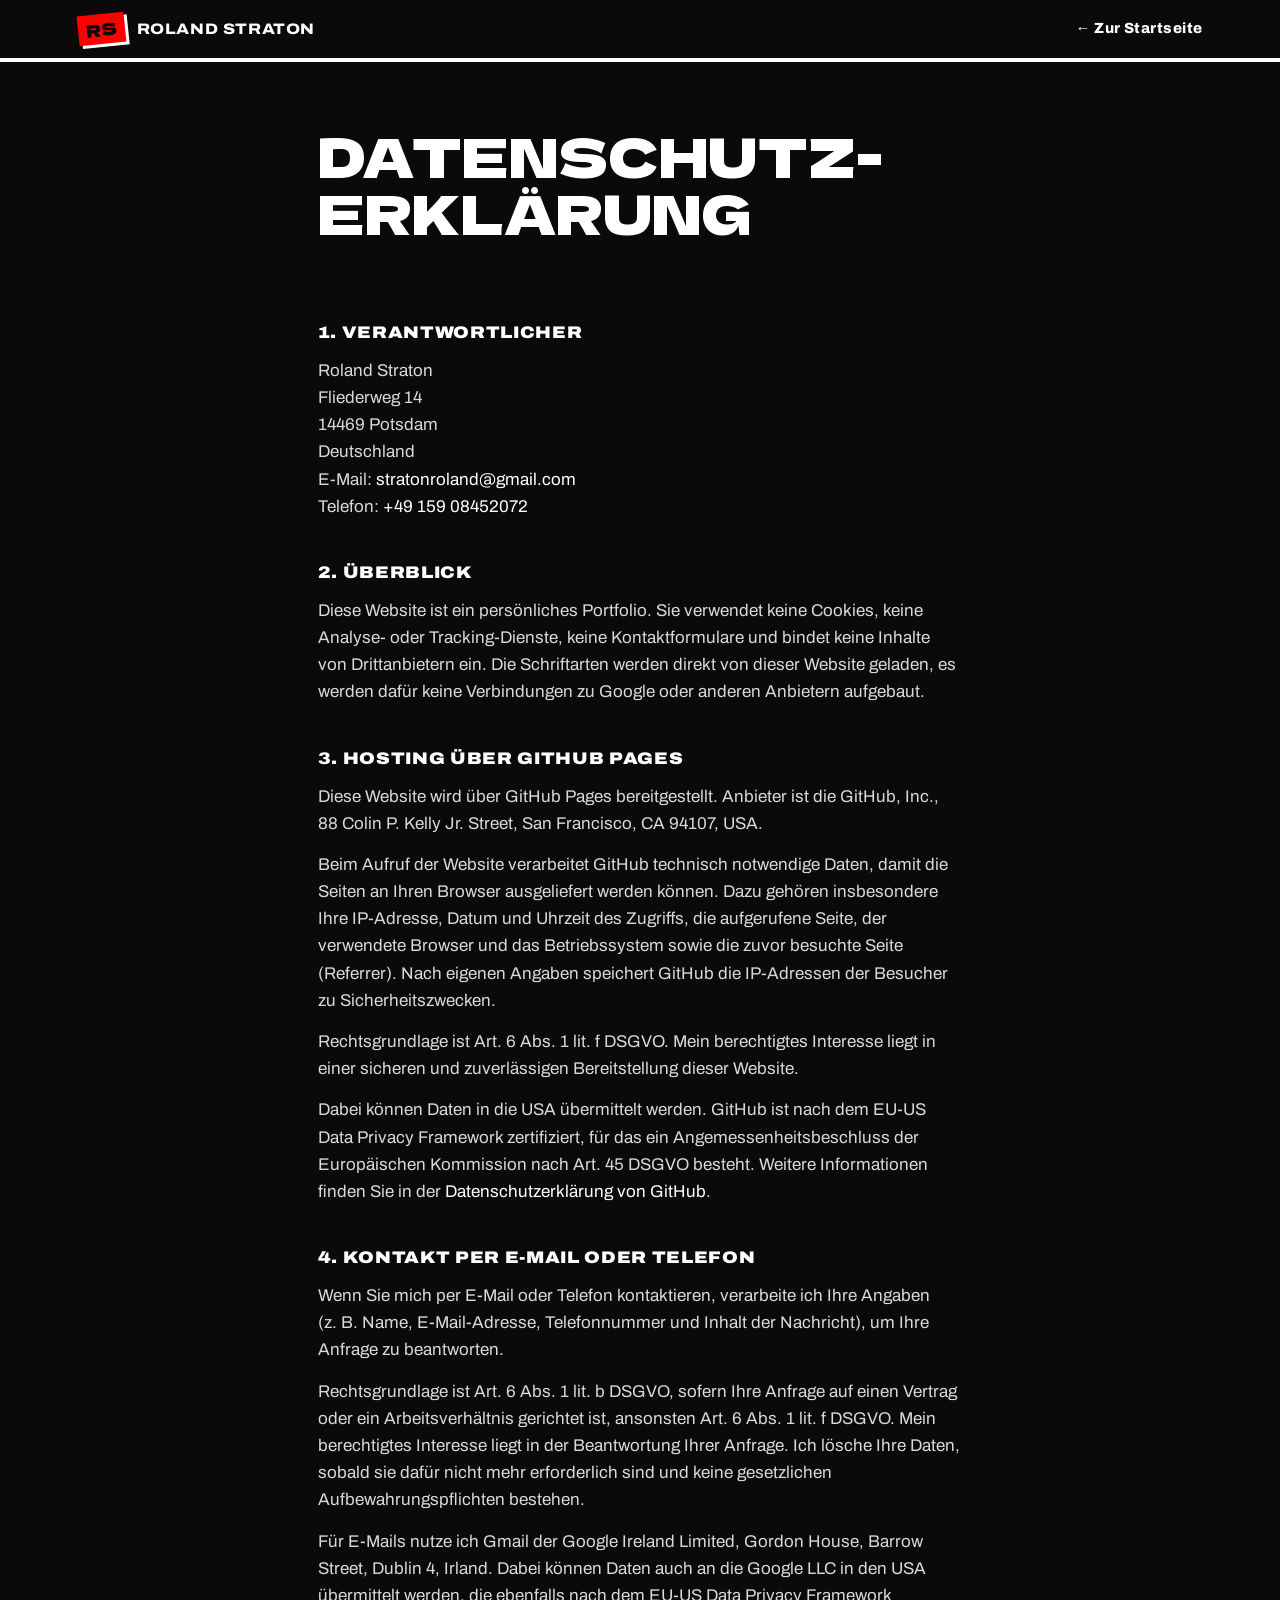
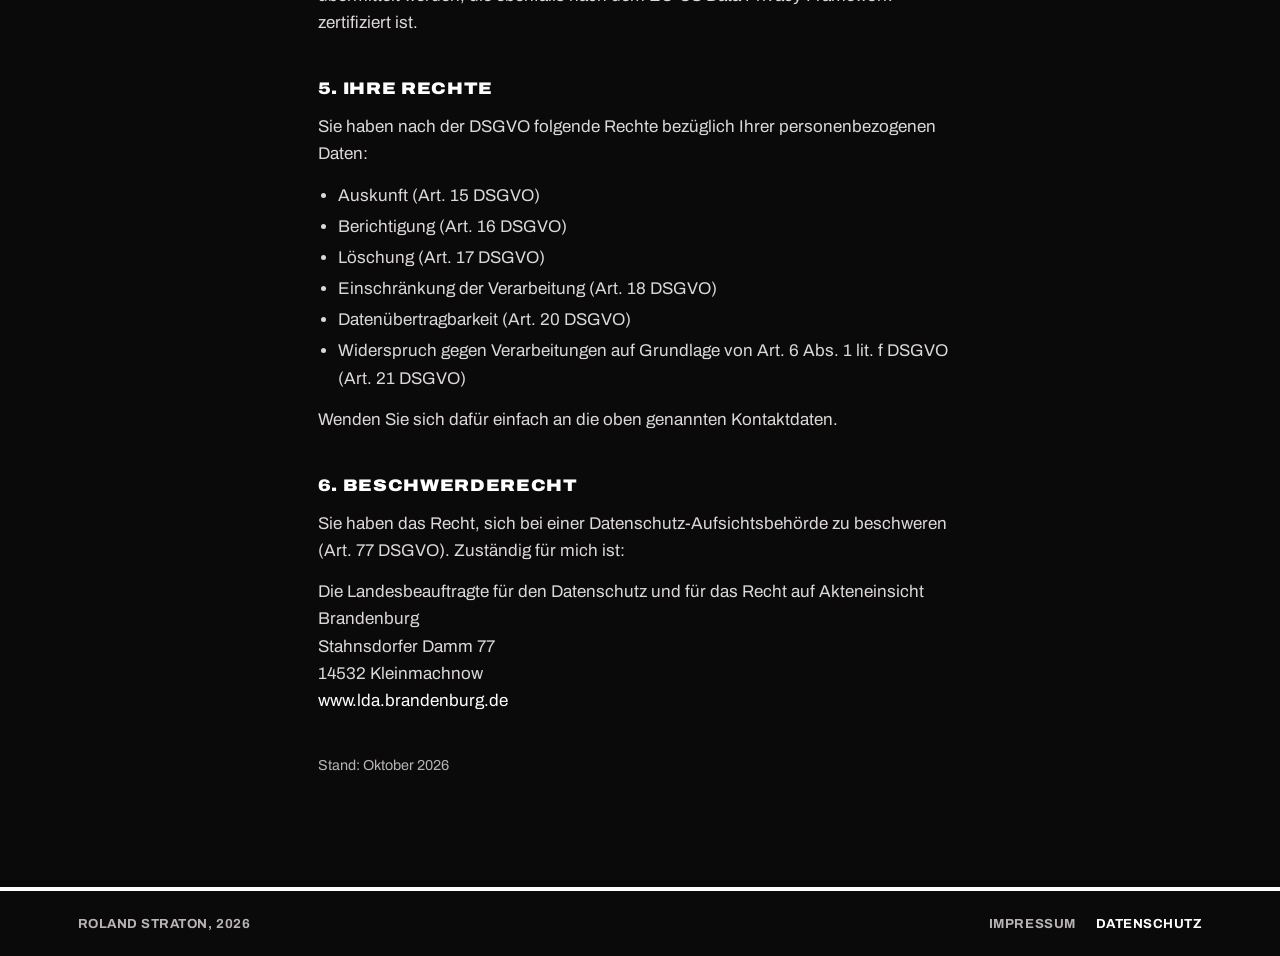
<file: datenschutz.html>
<!doctype html>
<html lang="de">
<head>
<meta charset="utf-8">
<meta name="viewport" content="width=device-width, initial-scale=1">
<meta name="robots" content="noindex">
<title>Datenschutzerklärung – Roland Straton</title>
<link rel="icon" href="favicon.ico" sizes="32x32">
<link rel="icon" href="favicon.svg" type="image/svg+xml">
<link rel="apple-touch-icon" href="apple-touch-icon.png">
<link rel="stylesheet" href="legal.css">
</head>
<body>
<header class="top"><div class="wrap">
  <a class="brand" href="index.html"><span class="brand-tile">RS</span><span class="brand-name">ROLAND STRATON</span></a>
  <a class="back" href="index.html">← Zur Startseite</a>
</div></header>
<main class="wrap doc">
  <h1>Datenschutz&shy;erklärung</h1>
  <h2>1. Verantwortlicher</h2>
  <address>
    Roland Straton<br>
    Fliederweg 14<br>
    14469 Potsdam<br>
    Deutschland<br>
    E-Mail: <a href="mailto:stratonroland@gmail.com">stratonroland@gmail.com</a><br>
    Telefon: <a href="tel:+4915908452072">+49 159 08452072</a>
  </address>
  <h2>2. Überblick</h2>
  <p>Diese Website ist ein persönliches Portfolio. Sie verwendet keine Cookies, keine Analyse- oder Tracking-Dienste, keine Kontaktformulare und bindet keine Inhalte von Drittanbietern ein. Die Schriftarten werden direkt von dieser Website geladen, es werden dafür keine Verbindungen zu Google oder anderen Anbietern aufgebaut.</p>
  <h2>3. Hosting über GitHub Pages</h2>
  <p>Diese Website wird über GitHub Pages bereitgestellt. Anbieter ist die GitHub, Inc., 88 Colin P. Kelly Jr. Street, San Francisco, CA 94107, USA.</p>
  <p>Beim Aufruf der Website verarbeitet GitHub technisch notwendige Daten, damit die Seiten an Ihren Browser ausgeliefert werden können. Dazu gehören insbesondere Ihre IP-Adresse, Datum und Uhrzeit des Zugriffs, die aufgerufene Seite, der verwendete Browser und das Betriebssystem sowie die zuvor besuchte Seite (Referrer). Nach eigenen Angaben speichert GitHub die IP-Adressen der Besucher zu Sicherheitszwecken.</p>
  <p>Rechtsgrundlage ist Art. 6 Abs. 1 lit. f DSGVO. Mein berechtigtes Interesse liegt in einer sicheren und zuverlässigen Bereitstellung dieser Website.</p>
  <p>Dabei können Daten in die USA übermittelt werden. GitHub ist nach dem EU-US Data Privacy Framework zertifiziert, für das ein Angemessenheitsbeschluss der Europäischen Kommission nach Art. 45 DSGVO besteht. Weitere Informationen finden Sie in der <a href="https://docs.github.com/de/site-policy/privacy-policies/github-general-privacy-statement" rel="noopener">Datenschutzerklärung von GitHub</a>.</p>
  <h2>4. Kontakt per E-Mail oder Telefon</h2>
  <p>Wenn Sie mich per E-Mail oder Telefon kontaktieren, verarbeite ich Ihre Angaben (z.&nbsp;B. Name, E-Mail-Adresse, Telefonnummer und Inhalt der Nachricht), um Ihre Anfrage zu beantworten.</p>
  <p>Rechtsgrundlage ist Art. 6 Abs. 1 lit. b DSGVO, sofern Ihre Anfrage auf einen Vertrag oder ein Arbeitsverhältnis gerichtet ist, ansonsten Art. 6 Abs. 1 lit. f DSGVO. Mein berechtigtes Interesse liegt in der Beantwortung Ihrer Anfrage. Ich lösche Ihre Daten, sobald sie dafür nicht mehr erforderlich sind und keine gesetzlichen Aufbewahrungspflichten bestehen.</p>
  <p>Für E-Mails nutze ich Gmail der Google Ireland Limited, Gordon House, Barrow Street, Dublin 4, Irland. Dabei können Daten auch an die Google LLC in den USA übermittelt werden, die ebenfalls nach dem EU-US Data Privacy Framework zertifiziert ist.</p>
  <h2>5. Ihre Rechte</h2>
  <p>Sie haben nach der DSGVO folgende Rechte bezüglich Ihrer personenbezogenen Daten:</p>
  <ul>
    <li>Auskunft (Art. 15 DSGVO)</li>
    <li>Berichtigung (Art. 16 DSGVO)</li>
    <li>Löschung (Art. 17 DSGVO)</li>
    <li>Einschränkung der Verarbeitung (Art. 18 DSGVO)</li>
    <li>Datenübertragbarkeit (Art. 20 DSGVO)</li>
    <li>Widerspruch gegen Verarbeitungen auf Grundlage von Art. 6 Abs. 1 lit. f DSGVO (Art. 21 DSGVO)</li>
  </ul>
  <p>Wenden Sie sich dafür einfach an die oben genannten Kontaktdaten.</p>
  <h2>6. Beschwerderecht</h2>
  <p>Sie haben das Recht, sich bei einer Datenschutz-Aufsichtsbehörde zu beschweren (Art. 77 DSGVO). Zuständig für mich ist:</p>
  <address>
    Die Landesbeauftragte für den Datenschutz und für das Recht auf Akteneinsicht Brandenburg<br>
    Stahnsdorfer Damm 77<br>
    14532 Kleinmachnow<br>
    <a href="https://www.lda.brandenburg.de" rel="noopener">www.lda.brandenburg.de</a>
  </address>
  <p class="stand">Stand: Oktober 2026</p>
</main>
<footer class="foot"><div class="wrap">
  <span>ROLAND STRATON, 2026</span>
  <nav><a href="impressum.html">Impressum</a><a href="datenschutz.html" aria-current="page">Datenschutz</a></nav>
</div></footer>
</body>
</html>
</file>
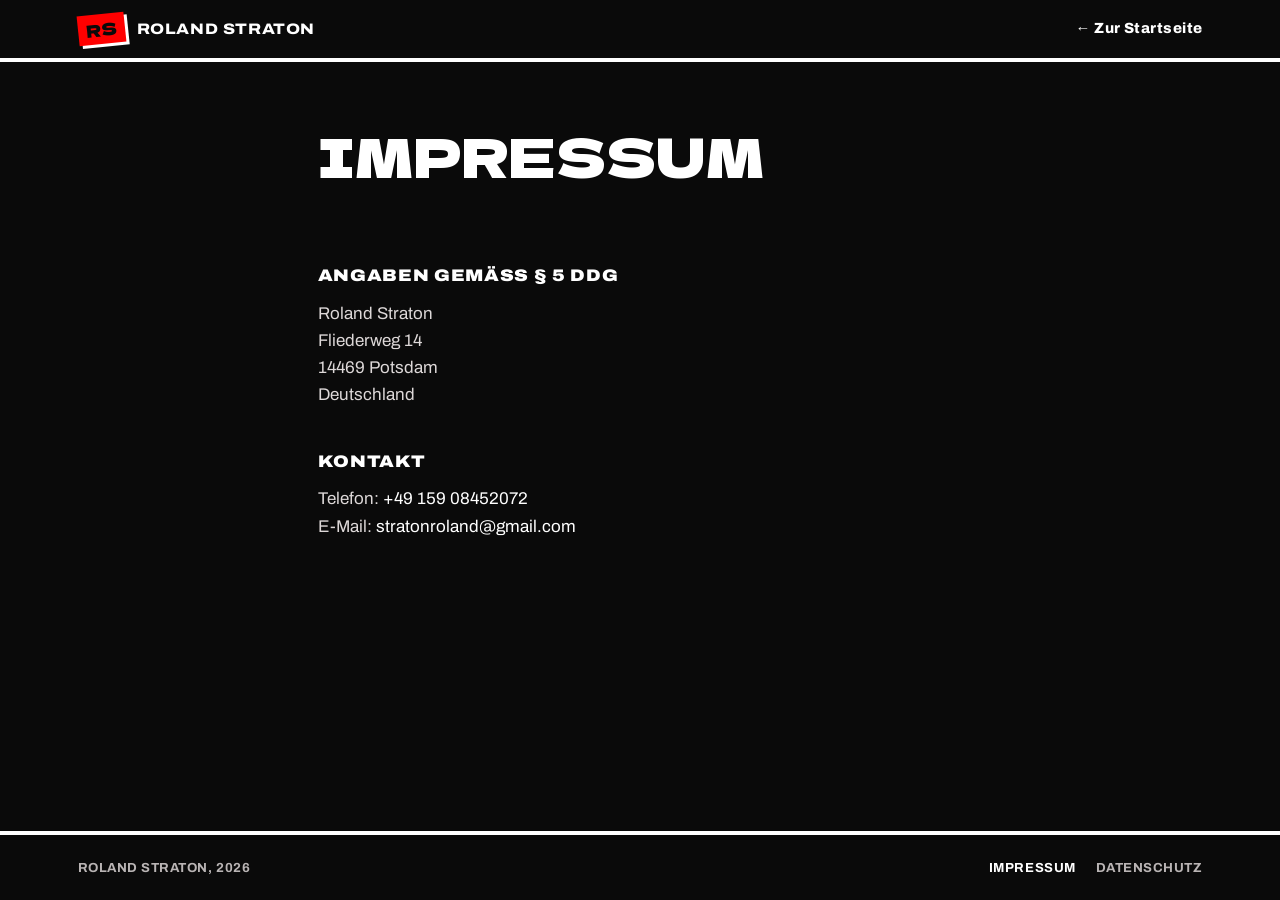
<file: impressum.html>
<!doctype html>
<html lang="de">
<head>
<meta charset="utf-8">
<meta name="viewport" content="width=device-width, initial-scale=1">
<meta name="robots" content="noindex">
<title>Impressum – Roland Straton</title>
<link rel="icon" href="favicon.ico" sizes="32x32">
<link rel="icon" href="favicon.svg" type="image/svg+xml">
<link rel="apple-touch-icon" href="apple-touch-icon.png">
<link rel="stylesheet" href="legal.css">
</head>
<body>
<header class="top"><div class="wrap">
  <a class="brand" href="index.html"><span class="brand-tile">RS</span><span class="brand-name">ROLAND STRATON</span></a>
  <a class="back" href="index.html">← Zur Startseite</a>
</div></header>
<main class="wrap doc">
  <h1>Impressum</h1>
  <h2>Angaben gemäß § 5 DDG</h2>
  <address>
    Roland Straton<br>
    Fliederweg 14<br>
    14469 Potsdam<br>
    Deutschland
  </address>
  <h2>Kontakt</h2>
  <p>
    Telefon: <a href="tel:+4915908452072">+49 159 08452072</a><br>
    E-Mail: <a href="mailto:stratonroland@gmail.com">stratonroland@gmail.com</a>
  </p>
</main>
<footer class="foot"><div class="wrap">
  <span>ROLAND STRATON, 2026</span>
  <nav><a href="impressum.html" aria-current="page">Impressum</a><a href="datenschutz.html">Datenschutz</a></nav>
</div></footer>
</body>
</html>
</file>
<file: legal.css>
@font-face{ font-family:'Archivo'; font-style:normal; font-display:swap; font-weight:100 900; font-stretch:62% 125%;
  src:url(fonts/archivo-latin.woff2) format('woff2');
  unicode-range:U+0000-00FF,U+0131,U+0152-0153,U+02BB-02BC,U+02C6,U+02DA,U+02DC,U+0304,U+0308,U+0329,U+2000-206F,U+20AC,U+2122,U+2191,U+2193,U+2212,U+2215,U+FEFF,U+FFFD; }
@font-face{ font-family:'Archivo'; font-style:normal; font-display:swap; font-weight:100 900; font-stretch:62% 125%;
  src:url(fonts/archivo-latin-ext.woff2) format('woff2');
  unicode-range:U+0100-02BA,U+02BD-02C5,U+02C7-02CC,U+02CE-02D7,U+02DD-02FF,U+0304,U+0308,U+0329,U+1D00-1DBF,U+1E00-1E9F,U+1EF2-1EFF,U+2020,U+20A0-20AB,U+20AD-20C0,U+2113,U+2C60-2C7F,U+A720-A7FF; }
@font-face{ font-family:'Dela Gothic One'; font-style:normal; font-display:swap; font-weight:400;
  src:url(fonts/dela-gothic-one-latin.woff2) format('woff2'); }
:root{ --ink:#0A0A0A; --paper:#FFFFFF; --red:#FF0000; --mute:#B9B4B4; --text:#DDD8D8;
  --display:'Dela Gothic One','Arial Black',Impact,sans-serif; --body:'Archivo','Helvetica Neue',Arial,sans-serif;
  --gut:clamp(16px,4.5vw,64px); color-scheme:dark; }
*{ box-sizing:border-box; }
body{ margin:0; background:var(--ink); color:var(--text); font-family:var(--body); font-size:17px; line-height:1.6; }
a{ color:var(--paper); text-decoration:none; overflow-wrap:anywhere; }
a:hover{ color:var(--red); }
:focus-visible{ outline:3px solid #F2C94C; outline-offset:3px; }
::selection{ background:var(--red); color:var(--ink); }
.wrap{ max-width:1240px; margin:0 auto; padding-inline:var(--gut); }
.top{ border-bottom:4px solid var(--paper); }
.top .wrap{ display:flex; align-items:center; justify-content:space-between; gap:20px; padding-block:14px; }
.brand{ display:flex; align-items:center; gap:12px; text-decoration:none; color:var(--paper); }
.brand-tile{ font-family:var(--display); font-size:1.05rem; line-height:1; background:var(--red); color:var(--ink); padding:7px 8px 6px; transform:rotate(-6deg); box-shadow:3px 3px 0 var(--paper); }
.brand-name{ font-weight:800; font-stretch:115%; font-size:.95rem; letter-spacing:.04em; }
.back{ font-weight:800; font-size:.92rem; letter-spacing:.03em; text-decoration:none; }
.doc{ max-width:760px; padding-block:64px 96px; }
h1{ position:relative; display:inline-block; margin:0 0 40px; font-family:var(--display); font-weight:400; color:var(--paper);
  font-size:clamp(2rem,6vw,3.4rem); line-height:1.05; text-transform:uppercase; padding-right:.3em; isolation:isolate; overflow-wrap:anywhere; }
h2{ margin:40px 0 10px; color:var(--paper); font-weight:900; font-stretch:115%; font-size:1.05rem; letter-spacing:.04em; text-transform:uppercase; }
p, ul{ margin:0 0 14px; }
ul{ padding-left:1.2em; }
li{ margin-bottom:4px; }
address{ font-style:normal; }
.stand{ margin-top:40px; color:var(--mute); font-size:.9rem; }
.foot{ border-top:4px solid var(--paper); }
.foot .wrap{ display:flex; flex-wrap:wrap; justify-content:space-between; gap:12px 24px; padding-block:22px; font-size:.82rem; color:var(--mute); font-weight:700; letter-spacing:.04em; }
.foot a{ color:var(--mute); text-decoration:none; text-transform:uppercase; }
.foot a:hover, .foot a[aria-current]{ color:var(--paper); }
.foot nav{ display:flex; gap:20px; }
body{ min-height:100vh; min-height:100dvh; display:flex; flex-direction:column; }
main{ flex:1 0 auto; width:100%; }
.brand-tile, .back{ white-space:nowrap; flex:none; }
@media (max-width: 599px){ .brand-name{ display:none; } .doc{ padding-block:44px 64px; } }
</file>
